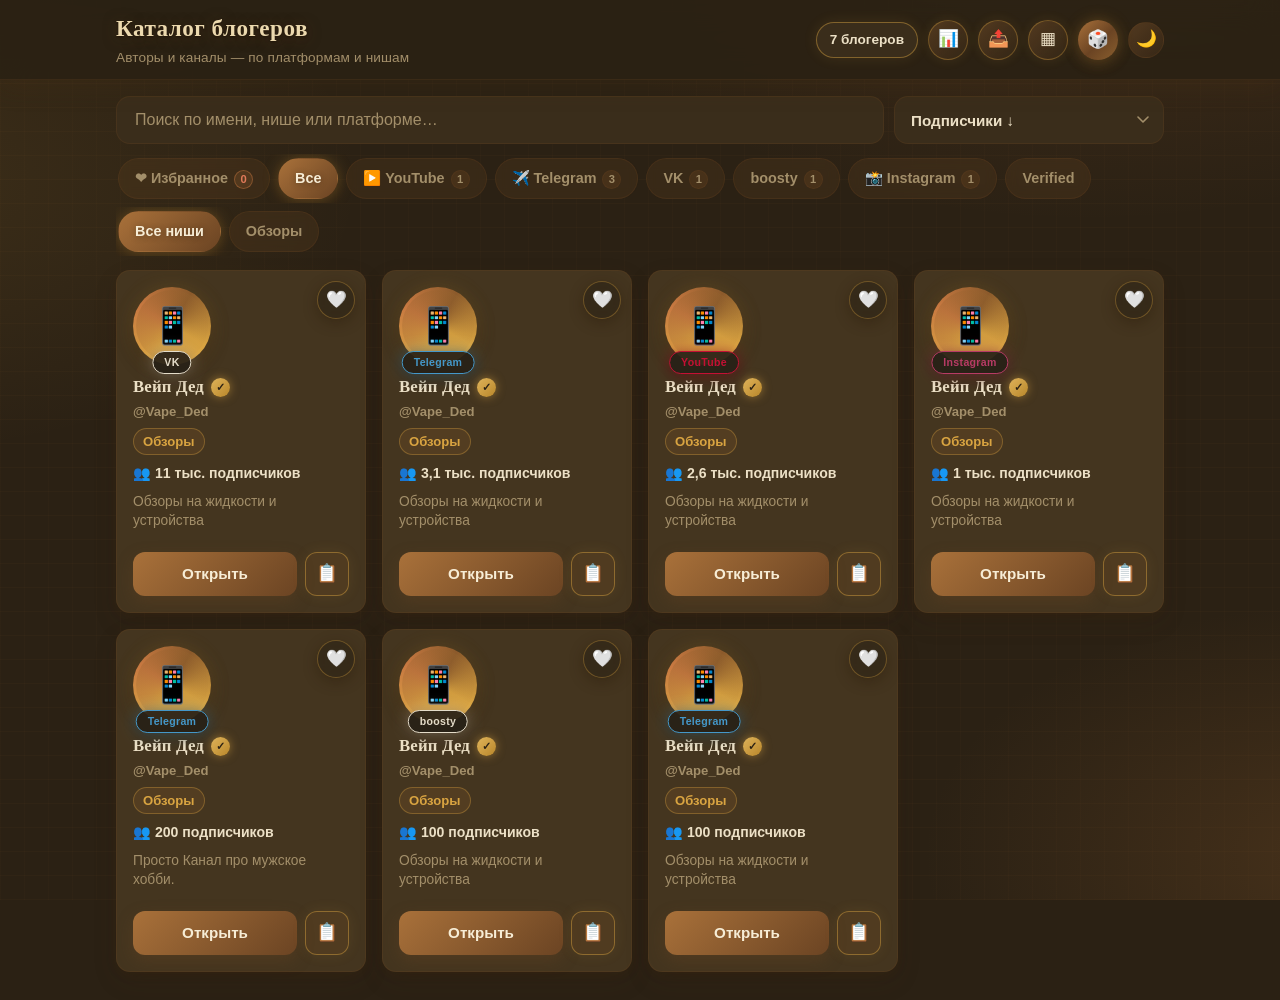
<file: index.html>
<!DOCTYPE html>
<html lang="ru">
<head>
  <meta charset="UTF-8">
  <meta name="viewport" content="width=device-width, initial-scale=1.0, viewport-fit=cover">
  <meta name="description" content="Каталог блогеров — YouTube, TikTok, Telegram, Instagram и Twitch: ниши, подписчики, верификация и прямые ссылки на профили.">
  <title>Каталог блогеров</title>
  <script>
    // Тема применяется до отрисовки, чтобы не было «мигания»
    (function () {
      try {
        if (localStorage.getItem('blogger_theme') === 'light') {
          document.documentElement.classList.add('light');
        }
      } catch (e) {}
    })();
  </script>
  <link rel="stylesheet" href="style.css">
</head>
<body>
  <header class="header">
    <div class="header-inner">
      <div class="header-titles">
        <h1>Каталог блогеров</h1>
        <p class="subtitle">Авторы и каналы — по платформам и нишам</p>
      </div>
      <div class="header-actions">
        <span id="countLabel" class="count-label">0 блогеров</span>
        <button id="statsBtn" class="header-round-btn" type="button" aria-label="Статистика" title="Статистика">📊</button>
        <button id="exportBtn" class="header-round-btn" type="button" aria-label="Экспорт выборки" title="Скопировать список текущей выборки">📤</button>
        <button id="viewToggle" class="header-round-btn view-toggle" type="button" aria-label="Переключить вид: сетка / строки" title="Вид: сетка / строки">▦</button>
        <button id="luckyBtn" class="lucky-btn" type="button" aria-label="Мне повезёт" title="Мне повезёт">🎲</button>
        <button id="themeToggle" class="theme-toggle" type="button" aria-label="Сменить тему" title="Сменить тему">🌙</button>
      </div>
    </div>
  </header>

  <!-- Прелоадер -->
  <div id="loader" class="loader" aria-hidden="false">
    <div class="loader-spinner"></div>
    <p>Загружаем каталог…</p>
  </div>

  <main class="main">
    <section class="search-section" aria-label="Поиск и фильтры">
      <div class="search-row">
        <div class="search-wrap">
          <input
            id="searchInput"
            class="search-input"
            type="text"
            inputmode="search"
            placeholder="Поиск по имени, нише или платформе…"
            aria-label="Поиск по каталогу"
            autocomplete="off"
          >
          <button id="searchClear" class="search-clear hidden" type="button" aria-label="Очистить поиск" title="Очистить поиск">✕</button>
        </div>
        <div class="sort-wrap">
          <select id="sortSelect" class="sort-select" aria-label="Сортировка">
            <option value="subs_desc">Подписчики ↓</option>
            <option value="subs_asc">Подписчики ↑</option>
            <option value="name">Имя А-Я</option>
            <option value="name_desc">Имя Я-А</option>
            <option value="id">Новые</option>
          </select>
          <button id="resetBtn" class="reset-btn hidden" type="button" title="Сбросить фильтры">↺ Сбросить</button>
        </div>
      </div>
      <div id="chips" class="chips" role="group" aria-label="Платформы"></div>
      <div id="chips2" class="chips chips2" role="group" aria-label="Ниши"></div>
    </section>

    <section aria-label="Каталог блогеров">
      <div id="catalog" class="catalog"></div>
      <div id="emptyState" class="empty-state" hidden>
        <div class="empty-emoji" aria-hidden="true">📭</div>
        <p>Ничего не найдено</p>
        <p class="empty-sub">Попробуйте изменить запрос или сбросить фильтры</p>
      </div>
    </section>
  </main>

  <button id="toTop" class="to-top" type="button" aria-label="Наверх" title="Наверх">↑</button>

  <div id="toast" class="toast" role="status" aria-live="polite"></div>

  <!-- Модалка деталей блогера -->
  <div id="detailModal" class="modal" aria-hidden="true">
    <div class="modal-overlay" data-close-detail=""></div>
    <div class="modal-panel detail-panel" role="dialog" aria-modal="true" aria-label="Подробнее о блогере">
      <button id="detailCloseBtn" class="detail-close" type="button" aria-label="Закрыть">✕</button>
      <div id="detailBody" class="detail-body"></div>
    </div>
  </div>

  <!-- Модалка статистики -->
  <div id="statsModal" class="modal" aria-hidden="true">
    <div class="modal-overlay" data-close-stats=""></div>
    <div class="modal-panel detail-panel" role="dialog" aria-modal="true" aria-label="Статистика каталога">
      <div class="modal-head stats-head">
        <span class="modal-head-title">📊 Статистика</span>
      </div>
      <button id="statsCloseBtn" class="detail-close" type="button" aria-label="Закрыть">✕</button>
      <div id="statsBody" class="stats-body"></div>
    </div>
  </div>

  <script src="https://telegram.org/js/telegram-web-app.js"></script>
  <script src="app.js"></script>
</body>
</html>
</file>
<file: style.css>
/* ============================================================
   Каталог блогеров — РЕТРО-ДИЗАЙН (коричневая палитра)
   Тёмно-коричневая тема по умолчанию + кремовая (.light),
   serif-заголовки Georgia, янтарные акценты, аватары в
   коричнево-янтарных градиентных рамках.
   Все пользовательские фичи сохранены: сетка 1/2/3/4, избранное,
   статистика, экспорт, тема, прелоадер, toTop.
   ============================================================ */

:root {
  /* Ретро-палитра (тёмная тема: TG-тёмная и по умолчанию) */
  --bg: #2b2114;
  --bg2: #3a2d1b;
  --card: #44351f;
  --text: #ece0c6;
  --muted: #a38f6a;
  --accent: #8b5a2b;          /* коричневый */
  --accent2: #c87941;         /* терракота */
  --gold: #d9a441;            /* янтарь */
  --line: rgba(107, 68, 35, 0.25);

  /* Семантические помощники (на базе ретро-палитры) */
  --price: #d9a441;           /* акцентные цифры на тёмном */
  --btn-grad: linear-gradient(135deg, #a9713a, #6b4423);
  --btn-grad-hover: linear-gradient(135deg, #b9834a, #7a522a);
  --danger: #d96a4a;          /* тёплый терракотовый для ошибок/сброса */
  --ok: #a3b062;              /* приглушённый оливковый */
  --cream: #f7edd6;           /* кремовый текст на коричневом */

  /* Telegram-тема (остаётся определённой для совместимости,
     но визуально приложение всегда в ретро-палитре) */
  --tg-theme-bg-color: var(--bg);
  --tg-theme-secondary-bg-color: var(--bg2);
  --tg-theme-text-color: var(--text);
  --tg-theme-hint-color: var(--muted);
  --tg-theme-button-color: var(--accent);
  --tg-theme-button-text-color: var(--cream);
  --tg-theme-link-color: var(--gold);
  --tg-theme-destructive-text-color: var(--danger);

  --radius: 16px;
  --radius-sm: 12px;
  --radius-card: 14px;
  --shadow-card: 0 2px 12px rgba(80, 50, 20, 0.12), 0 10px 26px rgba(80, 50, 20, 0.10);
  --shadow-card-hover: 0 6px 18px rgba(80, 50, 20, 0.22), 0 14px 34px rgba(80, 50, 20, 0.16);
  --shadow-cta: 0 6px 16px rgba(107, 68, 35, 0.35);
  --t-fast: 180ms;
}

* {
  box-sizing: border-box;
}

html {
  font-size: 16px;
  -webkit-text-size-adjust: 100%;
  scrollbar-width: thin;
  scrollbar-color: rgba(139, 90, 43, 0.5) transparent;
}

body {
  margin: 0;
  min-height: 100vh;
  font-family: -apple-system, BlinkMacSystemFont, "Segoe UI", Roboto, "Helvetica Neue", Arial, sans-serif;
  line-height: 1.45;
  color: var(--text);
  background-color: var(--bg);
  background-image:
    radial-gradient(900px 520px at 85% -10%, rgba(200, 121, 65, 0.14), transparent 60%),
    radial-gradient(820px 460px at -10% 20%, rgba(217, 164, 65, 0.10), transparent 60%),
    radial-gradient(700px 420px at 105% 95%, rgba(139, 90, 43, 0.28), transparent 60%),
    repeating-linear-gradient(0deg, rgba(139, 90, 43, 0.05) 0 1px, transparent 1px 24px),
    repeating-linear-gradient(90deg, rgba(139, 90, 43, 0.04) 0 1px, transparent 1px 24px);
  background-attachment: fixed;
  padding-bottom: calc(env(safe-area-inset-bottom, 0px) + 28px);
  -webkit-font-smoothing: antialiased;
}

/* Тонкий коричневый скроллбар */
::-webkit-scrollbar {
  width: 8px;
  height: 8px;
}

::-webkit-scrollbar-track {
  background: transparent;
}

::-webkit-scrollbar-thumb {
  background: rgba(139, 90, 43, 0.5);
  border-radius: 999px;
}

::-webkit-scrollbar-thumb:hover {
  background: rgba(200, 121, 65, 0.7);
}

button {
  font: inherit;
  cursor: pointer;
  border: none;
  background: none;
  color: inherit;
  -webkit-tap-highlight-color: transparent;
}

/* ===== Шапка (липкая) ===== */
.header {
  position: sticky;
  top: 0;
  z-index: 50;
  background: color-mix(in srgb, var(--bg) 88%, transparent);
  -webkit-backdrop-filter: blur(16px);
  backdrop-filter: blur(16px);
  border-bottom: 1px solid var(--line);
  box-shadow: 0 6px 24px rgba(80, 50, 20, 0.22);
}

.header-inner {
  max-width: 1080px;
  margin: 0 auto;
  padding: 12px 16px;
  display: flex;
  align-items: center;
  justify-content: space-between;
  gap: 12px;
}

.header-titles h1 {
  margin: 0;
  font-family: Georgia, "Times New Roman", serif;
  font-size: 1.45rem;
  font-weight: 700;
  letter-spacing: 0.02em;
  color: #ecd9ae;
  text-shadow: 0 2px 14px rgba(80, 50, 20, 0.5), 0 1px 2px rgba(20, 12, 4, 0.6);
}

.subtitle {
  margin: 2px 0 0;
  font-size: 0.85rem;
  color: var(--muted);
  letter-spacing: 0.01em;
}

/* Контейнер правой части шапки */
.header-actions {
  display: flex;
  align-items: center;
  gap: 10px;
}

.count-label {
  flex: 0 0 auto;
  padding: 7px 13px;
  font-size: 0.85rem;
  font-weight: 700;
  white-space: nowrap;
  color: var(--text);
  background: var(--bg2);
  border: 1px solid rgba(217, 164, 65, 0.45);
  border-radius: 999px;
  box-shadow: 0 0 14px rgba(217, 164, 65, 0.12);
}

/* Кнопка «Мне повезёт» 🎲 — 40px круг, коричнево-янтарный градиент */
.lucky-btn {
  display: inline-flex;
  align-items: center;
  justify-content: center;
  width: 40px;
  height: 40px;
  border-radius: 50%;
  font-size: 1.1rem;
  line-height: 1;
  background: linear-gradient(135deg, #a9713a, #6b4423 55%, #8a5f2e);
  box-shadow: 0 0 16px rgba(217, 164, 65, 0.25), 0 4px 14px rgba(80, 50, 20, 0.4);
  transition: transform var(--t-fast) ease, box-shadow var(--t-fast) ease, filter var(--t-fast) ease;
}

.lucky-btn:hover {
  filter: brightness(1.12);
  transform: scale(1.08);
  box-shadow: 0 0 24px rgba(217, 164, 65, 0.4), 0 6px 18px rgba(80, 50, 20, 0.45);
}

.lucky-btn:active {
  transform: scale(0.9);
}

.lucky-btn.spinning {
  animation: lucky-shake 0.12s linear infinite;
}

@keyframes lucky-shake {
  0% { transform: rotate(-14deg) scale(1.06); }
  50% { transform: rotate(14deg) scale(1.06); }
  100% { transform: rotate(-14deg) scale(1.06); }
}

/* Кнопка темы 🌙/☀️ — 36px круг, полупрозрачная карамель */
.theme-toggle {
  display: inline-flex;
  align-items: center;
  justify-content: center;
  width: 36px;
  height: 36px;
  border-radius: 50%;
  font-size: 1.05rem;
  line-height: 1;
  color: var(--text);
  background: linear-gradient(135deg, rgba(169, 113, 58, 0.30), rgba(107, 68, 35, 0.18));
  border: 1px solid var(--line);
  transition: transform var(--t-fast) ease, background var(--t-fast) ease, box-shadow var(--t-fast) ease;
}

.theme-toggle:hover {
  background: linear-gradient(135deg, rgba(169, 113, 58, 0.45), rgba(107, 68, 35, 0.25));
  box-shadow: 0 0 14px rgba(217, 164, 65, 0.25);
}

.theme-toggle:active {
  transform: scale(0.92);
}

/* ===== Контент ===== */
.main {
  max-width: 1080px;
  margin: 0 auto;
  padding: 16px 16px 0;
}

/* Поиск и сортировка */
.search-section {
  margin-bottom: 14px;
  display: flex;
  flex-direction: column;
  gap: 10px;
}

.search-row {
  display: flex;
  flex-direction: column;
  gap: 10px;
}

.search-input {
  width: 100%;
  padding: 14px 18px;
  font-size: 1rem;
  color: var(--text);
  background: var(--bg2);
  border: 1px solid var(--line);
  border-radius: 14px;
  outline: none;
  transition: border-color var(--t-fast) ease, box-shadow var(--t-fast) ease;
}

.search-input::placeholder {
  color: var(--muted);
}

.search-input:focus {
  border-color: rgba(217, 164, 65, 0.75);
  box-shadow: 0 0 0 3px rgba(217, 164, 65, 0.14), 0 0 20px rgba(217, 164, 65, 0.18);
}

.sort-select {
  width: 100%;
  padding: 13px 38px 13px 16px;
  font-size: 0.95rem;
  font-weight: 600;
  color: var(--text);
  background-color: var(--bg2);
  border: 1px solid var(--line);
  border-radius: 14px;
  outline: none;
  appearance: none;
  -webkit-appearance: none;
  background-image: url("data:image/svg+xml;charset=utf-8,%3Csvg xmlns='http://www.w3.org/2000/svg' width='12' height='8' viewBox='0 0 12 8'%3E%3Cpath d='M1 1l5 5 5-5' fill='none' stroke='%23a38f6a' stroke-width='1.6' stroke-linecap='round' stroke-linejoin='round'/%3E%3C/svg%3E");
  background-repeat: no-repeat;
  background-position: right 14px center;
  transition: border-color var(--t-fast) ease, box-shadow var(--t-fast) ease;
}

.sort-select:focus {
  border-color: rgba(217, 164, 65, 0.75);
  box-shadow: 0 0 0 3px rgba(217, 164, 65, 0.14), 0 0 20px rgba(217, 164, 65, 0.18);
}

.sort-select option {
  background: var(--bg2);
  color: var(--text);
}

/* Чипы платформ */
.chips {
  display: flex;
  gap: 8px;
  overflow-x: auto;
  padding: 4px 2px 4px;
  scrollbar-width: none;
}

.chips::-webkit-scrollbar {
  display: none;
}

.chip {
  flex: 0 0 auto;
  padding: 9px 16px;
  font-size: 0.9rem;
  font-weight: 600;
  color: var(--muted);
  background: rgba(139, 90, 43, 0.14);
  border: 1px solid var(--line);
  border-radius: 999px;
  -webkit-backdrop-filter: blur(6px);
  backdrop-filter: blur(6px);
  transition: color var(--t-fast) ease, background var(--t-fast) ease,
    border-color var(--t-fast) ease, box-shadow var(--t-fast) ease, transform var(--t-fast) ease;
}

.chip:active {
  transform: scale(0.95);
}

.chip.active {
  color: #f7edd6;
  background: linear-gradient(135deg, #a9713a, #6b4423);
  border-color: transparent;
  box-shadow: 0 0 16px rgba(217, 164, 65, 0.28), 0 4px 14px rgba(80, 50, 20, 0.35);
  text-shadow: 0 1px 6px rgba(43, 33, 20, 0.45);
}

/* Чип «Избранное» с бейджем-счётчиком */
.fav-chip .chip-badge {
  display: inline-flex;
  align-items: center;
  justify-content: center;
  min-width: 19px;
  height: 19px;
  margin-left: 6px;
  padding: 0 5px;
  font-size: 0.7rem;
  font-weight: 800;
  color: #e07a5a;
  background: rgba(200, 121, 65, 0.15);
  border: 1px solid rgba(200, 121, 65, 0.45);
  border-radius: 999px;
}

.chip.active.fav-chip .chip-badge {
  color: #f7edd6;
  background: rgba(247, 237, 214, 0.22);
  border-color: transparent;
}

/* Тоггл-чипы («Verified») */
.toggle-chip.active {
  color: #f7edd6;
  background: linear-gradient(135deg, #a9713a, #6b4423);
  border-color: transparent;
  box-shadow: 0 0 16px rgba(217, 164, 65, 0.28), 0 4px 14px rgba(80, 50, 20, 0.35);
}

/* ===== Сетка карточек: мобильное 1, планшет 2-3, десктоп 3-4 ===== */
.catalog {
  display: grid;
  grid-template-columns: 1fr;
  gap: 14px;
}

@media (min-width: 560px) {
  .catalog {
    grid-template-columns: repeat(2, 1fr);
    gap: 16px;
  }
}

@media (min-width: 900px) {
  .catalog {
    grid-template-columns: repeat(3, 1fr);
  }
}

@media (min-width: 1280px) {
  .catalog {
    grid-template-columns: repeat(4, 1fr);
  }
}

/* ===== Карточка блогера ===== */
.card {
  position: relative;
  display: flex;
  flex-direction: column;
  gap: 12px;
  padding: 16px;
  background: var(--card);
  border: 1px solid var(--line);
  border-radius: var(--radius-card);
  box-shadow: var(--shadow-card);
  transition: transform var(--t-fast) ease, box-shadow var(--t-fast) ease, border-color var(--t-fast) ease;
}

.card:hover {
  transform: translateY(-3px);
  box-shadow: var(--shadow-card-hover);
  border-color: rgba(217, 164, 65, 0.6);
}

.card:active {
  transform: scale(0.985);
}

/* Сердечко избранного — 38px круг в правом верхнем углу карточки */
.fav-btn {
  position: absolute;
  top: 10px;
  right: 10px;
  z-index: 6;
  width: 38px;
  height: 38px;
  display: inline-flex;
  align-items: center;
  justify-content: center;
  font-size: 1.05rem;
  line-height: 1;
  color: #ecd9ae;
  background: rgba(43, 33, 20, 0.55);
  border: 1px solid rgba(217, 164, 65, 0.35);
  border-radius: 50%;
  -webkit-backdrop-filter: blur(6px);
  backdrop-filter: blur(6px);
  box-shadow: 0 4px 14px rgba(40, 24, 8, 0.4);
  transition: transform var(--t-fast) ease, box-shadow var(--t-fast) ease,
    background var(--t-fast) ease, color var(--t-fast) ease;
}

.fav-btn:active {
  transform: scale(0.9);
}

.fav-btn.active {
  color: #fff6e0;
  background: linear-gradient(135deg, #c87941, #a35a2a);
  border-color: transparent;
  box-shadow: 0 0 14px rgba(200, 121, 65, 0.6), 0 4px 14px rgba(80, 50, 20, 0.45);
}

.fav-btn.pop {
  animation: fav-pop 0.3s ease;
}

@keyframes fav-pop {
  0% { transform: scale(0.75); }
  50% { transform: scale(1.28) rotate(8deg); }
  100% { transform: scale(1); }
}

/* Аватар 78px в коричнево-янтарной градиентной рамке */
.card-avatar {
  position: relative;
  flex: 0 0 78px;
  width: 78px;
  aspect-ratio: 1 / 1;
  display: flex;
  align-items: center;
  justify-content: center;
  border-radius: 50%;
  padding: 3px;
  background: conic-gradient(from 210deg, var(--gold), var(--accent2), var(--accent), #d9a441, var(--gold));
  box-shadow: 0 0 20px rgba(217, 164, 65, 0.18), 0 6px 18px rgba(40, 24, 8, 0.45);
}

/* Эмодзи-заглушка внутри аватара (buildEmojiEl → span.media-emoji) */
.card-avatar .media-emoji {
  width: 100%;
  height: 100%;
  display: flex;
  align-items: center;
  justify-content: center;
  font-size: 2.25rem;
  line-height: 1;
  border-radius: 50%;
  background: linear-gradient(135deg, rgba(139, 90, 43, 0.30), rgba(217, 164, 65, 0.10));
}

.card-avatar-emoji {
  width: 100%;
  height: 100%;
  display: flex;
  align-items: center;
  justify-content: center;
  font-size: 2.25rem;
  line-height: 1;
  border-radius: 50%;
  background: linear-gradient(135deg, rgba(139, 90, 43, 0.30), rgba(217, 164, 65, 0.10));
}

.card-avatar-img {
  width: 100%;
  height: 100%;
  object-fit: cover;
  display: block;
  border-radius: 50%;
}

/* Плавное появление аватарки: пока не загрузилась — прозрачная,
   после 'load' (класс .img-loaded) — плавный переход 0.2s */
.img-loading {
  opacity: 0;
}

.img-loaded {
  opacity: 1;
  transition: opacity 0.2s ease;
}

/* Бейдж платформы (цвет задаётся из app.js в inline-стиле);
   фильтр приглушает яркие фирменные цвета под ретро-палитру */
.platform-badge {
  position: absolute;
  bottom: -9px;
  left: 50%;
  transform: translateX(-50%);
  z-index: 2;
  padding: 3px 11px;
  font-size: 0.66rem;
  font-weight: 800;
  letter-spacing: 0.03em;
  white-space: nowrap;
  border-radius: 999px;
  border: 1px solid currentColor;
  background: rgba(43, 33, 20, 0.92);
  box-shadow: 0 0 16px color-mix(in srgb, currentColor 38%, transparent),
    0 4px 12px rgba(40, 24, 8, 0.45);
  filter: saturate(0.72) brightness(0.98);
}

/* Инфо-блок карточки */
.card-info {
  flex: 1;
  min-width: 0;
  display: flex;
  flex-direction: column;
  gap: 4px;
}

.card-name-row {
  display: flex;
  align-items: center;
  gap: 7px;
  flex-wrap: wrap;
  padding-right: 34px;
}

.card-name {
  margin: 0;
  font-family: Georgia, "Times New Roman", serif;
  font-size: 1.05rem;
  font-weight: 700;
  letter-spacing: 0.01em;
  line-height: 1.25;
  color: var(--text);
}

/* Verified «✓» в янтарном кружке */
.verified {
  flex: 0 0 auto;
  width: 19px;
  height: 19px;
  display: inline-flex;
  align-items: center;
  justify-content: center;
  font-size: 0.7rem;
  font-weight: 900;
  color: #2b2114;
  background: linear-gradient(135deg, #e0b45a, #b8862a);
  border-radius: 50%;
  box-shadow: 0 0 10px rgba(217, 164, 65, 0.55);
}

.card-nick {
  margin: 0;
  font-size: 0.82rem;
  font-weight: 600;
  color: var(--muted);
}

.card-niche {
  margin: 3px 0 0;
  font-size: 0.82rem;
  font-weight: 700;
  color: var(--gold);
  display: inline-block;
  width: max-content;
  max-width: 100%;
  padding: 3px 9px;
  border-radius: 999px;
  background: rgba(139, 90, 43, 0.22);
  border: 1px solid rgba(217, 164, 65, 0.35);
  overflow: hidden;
  text-overflow: ellipsis;
  white-space: nowrap;
}

/* Подписчики с иконкой 👥 */
.card-stats {
  margin-top: 4px;
  display: flex;
  align-items: center;
  gap: 5px;
  font-size: 0.88rem;
  font-weight: 800;
  color: var(--text);
}

.card-desc {
  margin: 4px 0 0;
  font-size: 0.86rem;
  line-height: 1.4;
  color: var(--muted);
  display: -webkit-box;
  -webkit-line-clamp: 2;
  -webkit-box-orient: vertical;
  line-clamp: 2;
  overflow: hidden;
}

/* Кнопки карточки */
.card-actions {
  margin-top: auto;
  padding-top: 10px;
  display: flex;
  gap: 8px;
}

/* Кнопка «Открыть» — коричневый CTA-градиент */
.open-btn {
  flex: 1;
  height: 44px;
  display: flex;
  align-items: center;
  justify-content: center;
  font-size: 0.95rem;
  font-weight: 800;
  color: #f7edd6;
  background: var(--btn-grad);
  border-radius: 12px;
  box-shadow: var(--shadow-cta);
  transition: transform var(--t-fast) ease, box-shadow var(--t-fast) ease, filter var(--t-fast) ease;
}

.open-btn:hover {
  filter: brightness(1.15);
  box-shadow: 0 8px 22px rgba(107, 68, 35, 0.45);
}

.open-btn:active {
  transform: scale(0.97);
  box-shadow: 0 2px 8px rgba(40, 24, 8, 0.4);
}

/* Кнопка копирования ника 📋 (tooltip — title из app.js) */
.copy-btn {
  flex: 0 0 44px;
  height: 44px;
  display: flex;
  align-items: center;
  justify-content: center;
  font-size: 1.1rem;
  font-weight: 800;
  color: var(--gold);
  background: rgba(139, 90, 43, 0.18);
  border: 1px solid rgba(217, 164, 65, 0.45);
  border-radius: 12px;
  box-shadow: 0 0 14px rgba(217, 164, 65, 0.10);
  transition: background var(--t-fast) ease, transform var(--t-fast) ease, box-shadow var(--t-fast) ease;
}

.copy-btn:hover {
  box-shadow: 0 0 20px rgba(217, 164, 65, 0.25);
}

.copy-btn:active {
  transform: scale(0.92);
  background: rgba(200, 121, 65, 0.30);
  box-shadow: 0 0 24px rgba(217, 164, 65, 0.3);
}

/* ===== Пустой стейт ===== */
.empty-state {
  text-align: center;
  padding: 56px 16px;
  color: var(--muted);
}

.empty-emoji {
  font-size: 4rem;
  margin-bottom: 12px;
  filter: drop-shadow(0 10px 26px rgba(217, 164, 65, 0.28));
}

.empty-state > p {
  margin: 6px 0;
  font-size: 1.15rem;
  color: var(--text);
  font-weight: 800;
}

.empty-sub {
  font-size: 0.92rem !important;
  font-weight: 500 !important;
  color: var(--muted) !important;
}

/* ===== Ошибка загрузки ===== */
.error-box {
  grid-column: 1 / -1;
  text-align: center;
  padding: 48px 16px;
  border: 1px dashed rgba(217, 106, 74, 0.55);
  border-radius: var(--radius-card);
  background: rgba(217, 106, 74, 0.08);
  box-shadow: var(--shadow-card);
}

.error-emoji {
  font-size: 2.6rem;
}

.error-box p {
  margin: 6px 0 0;
  font-weight: 700;
}

.error-sub {
  font-size: 0.9rem;
  font-weight: 500;
  color: var(--muted);
}

/* ===== Тост (снизу, тёмно-коричневый, автоскрытие из app.js) ===== */
.toast {
  position: fixed;
  left: 50%;
  bottom: calc(env(safe-area-inset-bottom, 0px) + 28px);
  z-index: 80;
  max-width: min(420px, calc(100vw - 32px));
  width: max-content;
  padding: 13px 20px;
  font-size: 0.95rem;
  font-weight: 600;
  text-align: center;
  color: var(--text);
  background: color-mix(in srgb, var(--bg2) 96%, transparent);
  -webkit-backdrop-filter: blur(10px);
  backdrop-filter: blur(10px);
  border: 1px solid var(--line);
  border-radius: 14px;
  box-shadow: 0 12px 36px rgba(40, 24, 8, 0.55), 0 0 24px rgba(217, 164, 65, 0.08);
  transform: translate(-50%, 20px);
  opacity: 0;
  pointer-events: none;
  transition: transform 0.28s ease, opacity 0.28s ease;
}

.toast.show {
  transform: translate(-50%, 0);
  opacity: 1;
}

/* ============================================================
   Модалка деталей блогера (#detailModal)
   Кремовая (тёмно-коричневая) подложка с blur, z-index 1000,
   bottom-sheet на мобильном (max-width 480px)
   ============================================================ */

.modal {
  position: fixed;
  inset: 0;
  z-index: 1000;
  display: flex;
  align-items: flex-end;
  justify-content: center;
  opacity: 0;
  pointer-events: none;
  transition: opacity 0.25s ease;
}

.modal.open {
  opacity: 1;
  pointer-events: auto;
}

.modal-overlay {
  position: absolute;
  inset: 0;
  background: rgba(40, 28, 12, 0.55);
  -webkit-backdrop-filter: blur(6px);
  backdrop-filter: blur(6px);
}

.modal-panel {
  position: relative;
  width: 100%;
  max-width: 480px;
  max-height: 88vh;
  display: flex;
  flex-direction: column;
  background: var(--card);
  border: 1px solid var(--line);
  border-radius: 20px 20px 0 0;
  box-shadow: 0 24px 70px rgba(40, 24, 8, 0.65), 0 0 40px rgba(217, 164, 65, 0.06);
  transform: translateY(28px) scale(0.985);
  transition: transform 0.28s ease;
}

.modal.open .modal-panel {
  transform: translateY(0) scale(1);
}

@media (min-width: 560px) {
  .modal {
    align-items: center;
    padding: 24px;
  }

  .modal-panel {
    border-radius: 20px;
  }
}

/* Панель деталей */
.detail-panel {
  padding: 0;
  overflow: hidden;
}

.detail-close {
  position: absolute;
  top: 12px;
  right: 12px;
  z-index: 10;
  width: 38px;
  height: 38px;
  display: inline-flex;
  align-items: center;
  justify-content: center;
  font-size: 1rem;
  color: var(--text);
  background: rgba(43, 33, 20, 0.6);
  border: 1px solid rgba(217, 164, 65, 0.35);
  border-radius: 50%;
  -webkit-backdrop-filter: blur(6px);
  backdrop-filter: blur(6px);
  transition: background var(--t-fast) ease, transform var(--t-fast) ease;
}

.detail-close:active {
  transform: scale(0.9);
  background: rgba(200, 121, 65, 0.3);
}

.detail-body {
  overflow-y: auto;
  -webkit-overflow-scrolling: touch;
  display: flex;
  flex-direction: column;
}

/* Медиа-шапка: 120px эмодзи на коричнево-янтарном градиенте или фото */
.detail-media {
  position: relative;
  height: 120px;
  flex: 0 0 120px;
  display: flex;
  align-items: center;
  justify-content: center;
  overflow: hidden;
  border-bottom: 1px solid var(--line);
  background: linear-gradient(135deg, rgba(139, 90, 43, 0.35), rgba(217, 164, 65, 0.12));
}

.detail-media .media-emoji {
  font-size: 4rem;
  line-height: 1;
  filter: drop-shadow(0 10px 20px rgba(40, 24, 8, 0.55));
}

/* Фото в модалке: 120px, cover, скругление 16px */
.modal-media {
  width: 100%;
  height: 120px;
  object-fit: cover;
  display: block;
  border-radius: 16px;
}

.detail-name-row {
  display: flex;
  align-items: center;
  gap: 10px;
  flex-wrap: wrap;
  margin: 18px 20px 0;
}

.detail-name {
  margin: 0;
  font-family: Georgia, "Times New Roman", serif;
  font-size: 1.4rem;
  font-weight: 700;
  letter-spacing: 0.02em;
  line-height: 1.25;
  color: var(--text);
}

.detail-name-row .verified {
  width: 22px;
  height: 22px;
  font-size: 0.78rem;
  font-weight: 900;
  color: #2b2114;
  background: linear-gradient(135deg, #e0b45a, #b8862a);
  border-radius: 50%;
  box-shadow: 0 0 14px rgba(217, 164, 65, 0.6);
}

/* Бейдж платформы в деталях (цвет задаётся из app.js inline) */
.detail-platform {
  display: inline-block;
  width: max-content;
  max-width: 100%;
  margin: 8px 20px 0;
  padding: 5px 13px;
  font-size: 0.82rem;
  font-weight: 800;
  letter-spacing: 0.03em;
  border-radius: 999px;
  border: 1px solid currentColor;
  filter: saturate(0.72) brightness(0.98);
}

.detail-nick {
  margin: 12px 20px 0;
  font-size: 0.95rem;
  font-weight: 600;
  color: var(--muted);
}

.detail-niche {
  margin: 8px 20px 0;
  display: inline-block;
  width: max-content;
  max-width: calc(100% - 40px);
  padding: 5px 12px;
  font-size: 0.85rem;
  font-weight: 700;
  color: var(--gold);
  border-radius: 999px;
  background: rgba(139, 90, 43, 0.22);
  border: 1px solid rgba(217, 164, 65, 0.4);
}

.detail-stats {
  margin: 12px 20px 0;
  font-size: 1.05rem;
  font-weight: 800;
  color: var(--text);
}

.detail-stats .stat-value {
  color: var(--price);
}

.detail-desc {
  margin: 12px 20px 0;
  font-size: 0.98rem;
  line-height: 1.55;
  color: var(--muted);
  white-space: pre-line;
}

.detail-actions {
  display: flex;
  flex-wrap: wrap;
  gap: 10px;
  margin: 20px;
  padding-bottom: calc(env(safe-area-inset-bottom, 0px) + 4px);
}

.detail-open-btn {
  flex: 1 1 100%;
  height: 50px;
  display: flex;
  align-items: center;
  justify-content: center;
  font-size: 1rem;
  font-weight: 800;
  color: #f7edd6;
  background: var(--btn-grad);
  border-radius: 14px;
  box-shadow: var(--shadow-cta);
  transition: transform var(--t-fast) ease, box-shadow var(--t-fast) ease, filter var(--t-fast) ease;
}

.detail-open-btn:hover {
  filter: brightness(1.15);
}

.detail-open-btn:active {
  transform: scale(0.97);
}

.detail-copy-btn,
.detail-share-btn {
  flex: 1 1 calc(50% - 5px);
  min-width: 0;
  height: 50px;
  display: flex;
  align-items: center;
  justify-content: center;
  font-size: 0.92rem;
  font-weight: 800;
  color: var(--text);
  background: rgba(139, 90, 43, 0.16);
  border: 1px solid var(--line);
  border-radius: 14px;
  transition: background var(--t-fast) ease, transform var(--t-fast) ease, box-shadow var(--t-fast) ease;
}

.detail-copy-btn:active,
.detail-share-btn:active {
  transform: scale(0.96);
  background: rgba(200, 121, 65, 0.28);
}

/* ===== Подсветка поиска (mark) ===== */
mark {
  background: rgba(217, 164, 65, 0.45);
  color: #3b2d1a;
  border-radius: 4px;
  padding: 0 2px;
  -webkit-box-decoration-break: clone;
  box-decoration-break: clone;
}

/* ============================================================
   Светлая тема (.light) — кремовая ретро-палитра
   ============================================================ */

html.light {
  --bg: #efe3c8;
  --bg2: #e6d7b4;
  --card: #f7edd6;
  --text: #3b2d1a;
  --muted: #8a7350;
  --accent: #8b5a2b;
  --accent2: #c87941;
  --gold: #d9a441;
  --line: rgba(107, 68, 35, 0.25);
  --price: #8b5a2b;
  --danger: #b3452e;
  --ok: #6f8f4a;

  --tg-theme-bg-color: #efe3c8;
  --tg-theme-secondary-bg-color: #e6d7b4;
  --tg-theme-text-color: #3b2d1a;
  --tg-theme-hint-color: #8a7350;
  --tg-theme-link-color: var(--accent);
  --tg-theme-button-color: var(--accent);
  --tg-theme-button-text-color: #3b2d1a;
  --tg-theme-destructive-text-color: var(--danger);

  --shadow-card: 0 2px 12px rgba(80, 50, 20, 0.10), 0 10px 24px rgba(80, 50, 20, 0.08);
  --shadow-card-hover: 0 6px 18px rgba(80, 50, 20, 0.18), 0 14px 32px rgba(80, 50, 20, 0.12);
  --shadow-cta: 0 6px 16px rgba(107, 68, 35, 0.28);
}

html.light body {
  background-image:
    radial-gradient(900px 520px at 85% -10%, rgba(200, 121, 65, 0.10), transparent 60%),
    radial-gradient(820px 460px at -10% 20%, rgba(217, 164, 65, 0.12), transparent 60%),
    radial-gradient(700px 420px at 105% 95%, rgba(139, 90, 43, 0.12), transparent 60%),
    repeating-linear-gradient(0deg, rgba(139, 90, 43, 0.05) 0 1px, transparent 1px 24px),
    repeating-linear-gradient(90deg, rgba(139, 90, 43, 0.04) 0 1px, transparent 1px 24px);
}

html.light .header {
  background: color-mix(in srgb, var(--bg) 88%, transparent);
  box-shadow: 0 6px 24px rgba(80, 50, 20, 0.14);
}

html.light .header-titles h1 {
  color: #6b4423;
  text-shadow: 0 2px 12px rgba(107, 68, 35, 0.25);
}

html.light ::-webkit-scrollbar-thumb {
  background: rgba(139, 90, 43, 0.4);
}

html.light ::-webkit-scrollbar-thumb:hover {
  background: rgba(200, 121, 65, 0.6);
}

html.light .fav-btn {
  background: rgba(107, 68, 35, 0.18);
  border-color: rgba(107, 68, 35, 0.35);
  color: #3b2d1a;
}

html.light .fav-btn.active {
  color: #fff6e0;
  background: linear-gradient(135deg, #c87941, #a35a2a);
  border-color: transparent;
}

html.light .sort-select option {
  background: #f7edd6;
  color: #3b2d1a;
}

html.light .card-avatar-emoji {
  background: linear-gradient(135deg, rgba(139, 90, 43, 0.20), rgba(217, 164, 65, 0.08));
}

html.light .card-avatar .media-emoji {
  background: linear-gradient(135deg, rgba(139, 90, 43, 0.20), rgba(217, 164, 65, 0.08));
}

html.light .platform-badge {
  background: rgba(247, 237, 214, 0.94);
  filter: saturate(0.75) brightness(0.96);
}

html.light .chip .chip-badge {
  color: #b3454a;
}

html.light .chip.active {
  color: #f7edd6;
  background: linear-gradient(135deg, #a9713a, #6b4423);
}

html.light .detail-close {
  background: rgba(239, 227, 200, 0.7);
  border-color: rgba(107, 68, 35, 0.3);
}

html.light .detail-copy-btn,
html.light .detail-share-btn {
  background: rgba(107, 68, 35, 0.08);
}

html.light .theme-toggle {
  background: linear-gradient(135deg, rgba(169, 113, 58, 0.22), rgba(107, 68, 35, 0.12));
}

html.light .verified {
  color: #2b2114;
  background: linear-gradient(135deg, #d9a441, #a9712a);
}

html.light .card-niche,
html.light .detail-niche {
  color: var(--accent);
  background: rgba(139, 90, 43, 0.12);
  border-color: rgba(107, 68, 35, 0.3);
}

html.light .copy-btn {
  color: var(--accent);
  background: rgba(107, 68, 35, 0.08);
}

html.light mark {
  color: #3b2d1a;
}

@media (min-width: 640px) {
  .search-row {
    flex-direction: row;
    align-items: stretch;
  }

  .search-row .search-wrap {
    flex: 1;
    min-width: 0;
  }

  .search-row .sort-wrap {
    flex: 0 0 auto;
    width: 270px;
  }

  .search-row .sort-select {
    width: 100%;
  }
}

/* ============================================================
   BloggerCatalog — элементы интерфейса:
   статистика, экспорт, прелоадер,
   стаггер-анимация, кнопка «наверх»
   ============================================================ */

/* Кнопки шапки 📊/📤 — 40px круги, коричнево-янтарная подложка */
.header-round-btn {
  display: inline-flex;
  align-items: center;
  justify-content: center;
  width: 40px;
  height: 40px;
  border-radius: 50%;
  font-size: 1.05rem;
  line-height: 1;
  color: var(--text);
  background: linear-gradient(135deg, rgba(169, 113, 58, 0.30), rgba(107, 68, 35, 0.14));
  border: 1px solid rgba(217, 164, 65, 0.35);
  box-shadow: 0 0 12px rgba(217, 164, 65, 0.12);
  transition: transform var(--t-fast) ease, background var(--t-fast) ease, box-shadow var(--t-fast) ease;
}

.header-round-btn:hover {
  background: linear-gradient(135deg, rgba(169, 113, 58, 0.48), rgba(107, 68, 35, 0.22));
  box-shadow: 0 0 18px rgba(217, 164, 65, 0.3);
}

.header-round-btn:active {
  transform: scale(0.92);
}

.header-actions {
  flex-wrap: wrap;
  justify-content: flex-end;
}

/* ===== Прелоадер ===== */
.loader {
  position: fixed;
  inset: 0;
  z-index: 500;
  display: flex;
  flex-direction: column;
  align-items: center;
  justify-content: center;
  gap: 14px;
  background: var(--bg);
  opacity: 1;
  visibility: visible;
  transition: opacity 0.3s ease, visibility 0.3s ease;
}

.loader.hide {
  opacity: 0;
  visibility: hidden;
  pointer-events: none;
}

.loader-spinner {
  width: 32px;
  height: 32px;
  border-radius: 50%;
  border: 3px solid rgba(139, 90, 43, 0.3);
  border-top-color: var(--gold);
  border-right-color: var(--accent2);
  animation: loader-rotate 0.9s linear infinite;
}

@keyframes loader-rotate {
  to { transform: rotate(360deg); }
}

.loader p {
  margin: 0;
  font-size: 0.95rem;
  font-weight: 600;
  color: var(--muted);
}

html.light .loader-spinner {
  border-color: rgba(107, 68, 35, 0.2);
  border-top-color: var(--gold);
  border-right-color: var(--accent2);
}

/* ===== Стаггер-анимация карточек (--i задаётся из app.js) ===== */
@keyframes cardIn {
  from {
    opacity: 0;
    translate: 0 14px;
  }
  to {
    opacity: 1;
    translate: 0 0;
  }
}

.card {
  animation: cardIn 260ms ease both;
  animation-delay: calc(var(--i, 0) * 35ms);
}

/* ===== Кнопка «Наверх» ===== */
.to-top {
  position: fixed;
  right: 16px;
  bottom: calc(env(safe-area-inset-bottom, 0px) + 18px);
  z-index: 90;
  width: 40px;
  height: 40px;
  display: flex;
  align-items: center;
  justify-content: center;
  font-size: 1.2rem;
  font-weight: 800;
  color: var(--text);
  background: rgba(169, 113, 58, 0.22);
  border: 1px solid rgba(217, 164, 65, 0.45);
  border-radius: 50%;
  -webkit-backdrop-filter: blur(8px);
  backdrop-filter: blur(8px);
  box-shadow: 0 6px 20px rgba(40, 24, 8, 0.45), 0 0 14px rgba(217, 164, 65, 0.18);
  opacity: 0;
  transform: translateY(14px);
  pointer-events: none;
  transition: opacity 0.25s ease, transform 0.25s ease, background var(--t-fast) ease;
}

.to-top.show {
  opacity: 1;
  transform: translateY(0);
  pointer-events: auto;
}

.to-top:active {
  transform: scale(0.9);
}

html.light .to-top {
  background: rgba(107, 68, 35, 0.12);
}

/* ===== Модалка статистики: шапка ===== */
.modal-head {
  flex: 0 0 auto;
  display: flex;
  align-items: center;
  gap: 10px;
  padding: 14px 52px 12px 16px;
  border-bottom: 1px solid var(--line);
}

.modal-head-title {
  font-family: Georgia, "Times New Roman", serif;
  font-size: 1.05rem;
  font-weight: 700;
  letter-spacing: 0.02em;
  white-space: nowrap;
  overflow: hidden;
  text-overflow: ellipsis;
}

/* ===== Статистика ===== */
.stats-body {
  overflow-y: auto;
  -webkit-overflow-scrolling: touch;
  padding: 8px 20px 24px;
}

.stat-row {
  display: flex;
  align-items: center;
  justify-content: space-between;
  gap: 12px;
  padding: 11px 4px;
  font-size: 0.95rem;
  border-bottom: 1px dashed var(--line);
}

.stat-row:last-child {
  border-bottom: none;
}

.stat-label {
  color: var(--muted);
}

.stat-value {
  font-weight: 800;
  text-align: right;
}

.stat-value.accent {
  color: var(--price);
}

/* ТОП блогеров внутри статистики */
.top-title {
  margin: 18px 4px 8px;
  font-size: 0.82rem;
  font-weight: 800;
  text-transform: uppercase;
  letter-spacing: 0.06em;
  color: var(--muted);
}

.top-item {
  display: flex;
  align-items: center;
  gap: 10px;
  padding: 10px;
  margin-top: 8px;
  background: var(--bg2);
  border: 1px solid var(--line);
  border-radius: 14px;
}

.medal {
  flex: 0 0 30px;
  width: 30px;
  height: 30px;
  display: flex;
  align-items: center;
  justify-content: center;
  font-size: 0.9rem;
  font-weight: 900;
  border-radius: 50%;
  background: rgba(139, 90, 43, 0.18);
  border: 1px solid var(--line);
}

.medal.gold {
  background: linear-gradient(135deg, #e8c460, #b8862a);
  color: #3b2d1a;
  border-color: transparent;
  box-shadow: 0 0 14px rgba(217, 164, 65, 0.5);
}

.medal.silver {
  background: linear-gradient(135deg, #cfd3c8, #8b8f7a);
  color: #2a2c20;
  border-color: transparent;
  box-shadow: 0 0 12px rgba(150, 155, 120, 0.4);
}

.medal.bronze {
  background: linear-gradient(135deg, #d58a55, #9c5a28);
  color: #2c1608;
  border-color: transparent;
  box-shadow: 0 0 12px rgba(156, 90, 40, 0.45);
}

.top-info {
  flex: 1;
  min-width: 0;
  display: flex;
  flex-direction: column;
  gap: 2px;
}

.top-name {
  font-size: 0.95rem;
  font-weight: 800;
}

.top-nick {
  font-size: 0.8rem;
  color: var(--muted);
}

.top-subs {
  font-size: 0.85rem;
  font-weight: 800;
  color: var(--price);
}

.top-open-btn {
  flex: 0 0 auto;
  padding: 9px 16px;
  font-size: 0.85rem;
  font-weight: 800;
  color: #f7edd6;
  background: var(--btn-grad);
  border-radius: 10px;
  box-shadow: var(--shadow-cta);
  transition: filter var(--t-fast) ease, transform var(--t-fast) ease;
}

.top-open-btn:hover {
  filter: brightness(1.15);
}

.top-open-btn:active {
  transform: scale(0.95);
}

/* ===== Кликабельная ниша в деталях ===== */
.detail-niche-btn {
  display: inline-block;
  width: max-content;
  max-width: calc(100% - 40px);
  margin: 8px 20px 0;
  padding: 5px 12px;
  font-size: 0.85rem;
  font-weight: 700;
  color: var(--gold);
  background: rgba(139, 90, 43, 0.22);
  border: 1px solid rgba(217, 164, 65, 0.4);
  border-radius: 999px;
  transition: background var(--t-fast) ease, box-shadow var(--t-fast) ease, transform var(--t-fast) ease;
}

.detail-niche-btn:hover {
  background: rgba(200, 121, 65, 0.30);
  box-shadow: 0 0 14px rgba(217, 164, 65, 0.2);
}

.detail-niche-btn:active {
  transform: scale(0.96);
}

/* Светлая тема: новые элементы */
html.light .header-round-btn {
  background: linear-gradient(135deg, rgba(169, 113, 58, 0.25), rgba(107, 68, 35, 0.12));
  border-color: rgba(107, 68, 35, 0.25);
}

html.light .top-subs,
html.light .stat-value.accent {
  color: var(--accent);
}

/* ============================================================
   Функции удобства: поиск с «✕», сброс фильтров, счётчики чипов,
   второй ряд чипов (ниши), вид «сетка/строки», появление картинок
   ============================================================ */

.hidden {
  display: none !important;
}

/* Обёртка поиска с кнопкой «✕» внутри поля */
.search-wrap {
  position: relative;
  min-width: 0;
  flex: 1;
}

.search-input {
  padding-right: 46px;
}

.search-clear {
  position: absolute;
  top: 50%;
  right: 12px;
  transform: translateY(-50%);
  width: 28px;
  height: 28px;
  display: inline-flex;
  align-items: center;
  justify-content: center;
  font-size: 0.85rem;
  font-weight: 700;
  line-height: 1;
  color: var(--muted);
  background: rgba(139, 90, 43, 0.18);
  border: 1px solid var(--line);
  border-radius: 50%;
  transition: background var(--t-fast) ease, transform var(--t-fast) ease;
}

.search-clear:active {
  transform: translateY(-50%) scale(0.9);
  background: rgba(200, 121, 65, 0.3);
}

/* Ряд: селект сортировки + кнопка сброса */
.sort-wrap {
  display: flex;
  align-items: stretch;
  gap: 8px;
  min-width: 0;
}

.reset-btn {
  flex: 0 0 auto;
  padding: 0 12px;
  font-size: 0.82rem;
  font-weight: 700;
  white-space: nowrap;
  color: var(--muted);
  background: rgba(139, 90, 43, 0.14);
  border: 1px solid var(--line);
  border-radius: 14px;
  transition: color var(--t-fast) ease, background var(--t-fast) ease, transform var(--t-fast) ease;
}

.reset-btn:hover {
  color: var(--gold);
  border-color: rgba(217, 164, 65, 0.55);
}

.reset-btn:active {
  transform: scale(0.95);
  background: rgba(200, 121, 65, 0.25);
}

/* Счётчик записей на чипе платформы (весь каталог) */
.chip-count {
  display: inline-flex;
  align-items: center;
  justify-content: center;
  min-width: 19px;
  height: 19px;
  margin-left: 6px;
  padding: 0 5px;
  font-size: 0.7rem;
  font-weight: 800;
  color: var(--muted);
  background: rgba(139, 90, 43, 0.18);
  border: 1px solid var(--line);
  border-radius: 999px;
}

.chip.active .chip-count {
  color: inherit;
  background: rgba(43, 33, 20, 0.35);
  border-color: transparent;
}

/* Второй ряд чипов (ниши) */
.chips2 {
  margin-top: -6px;
}

/* ===== Вид «Строки» (.rows на #catalog) ===== */
.catalog.rows {
  grid-template-columns: 1fr;
  gap: 12px;
}

.catalog.rows .card {
  flex-direction: row;
  align-items: center;
  gap: 12px;
}

.catalog.rows .card-avatar {
  flex: 0 0 72px;
  width: 72px;
}

.catalog.rows .card-name-row {
  padding-right: 34px;
}

.catalog.rows .card-niche {
  display: none;
}

.catalog.rows .card-desc {
  display: none;
}

.catalog.rows .card-actions {
  margin-top: 0;
  padding-top: 0;
  flex: 0 0 auto;
  width: auto;
}

.catalog.rows .open-btn {
  width: auto;
  padding: 0 16px;
}

/* Светлая тема: новые элементы */
html.light .search-clear,
html.light .reset-btn {
  background: rgba(107, 68, 35, 0.10);
  border-color: rgba(107, 68, 35, 0.25);
}

html.light .chip-count {
  color: var(--muted);
  background: rgba(107, 68, 35, 0.10);
  border-color: rgba(107, 68, 35, 0.25);
}

html.light .chip.active .chip-count {
  background: rgba(43, 33, 20, 0.3);
}

/* Светлая тема: эмодзи-заглушка аватара */
html.light .card-avatar .media-emoji {
  background: linear-gradient(135deg, rgba(139, 90, 43, 0.20), rgba(217, 164, 65, 0.08));
}


/* Данные каталога изменяются только через bloggers.json на GitHub */
</file>
